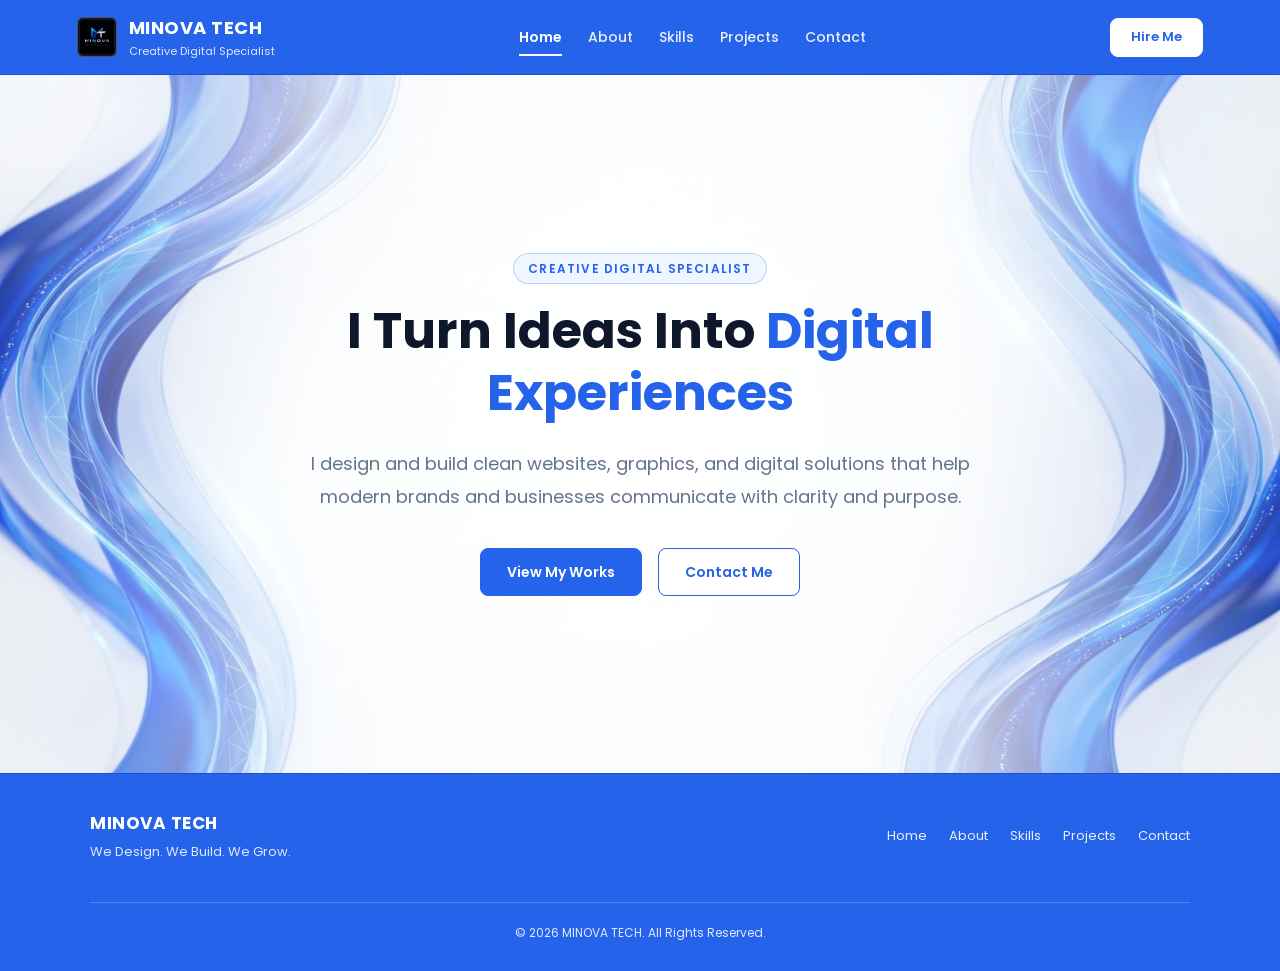
<file: My Portfolio Web/index.html>
<!DOCTYPE html>
<html lang="en">
<head>
    <meta charset="UTF-8">
    <meta name="viewport" content="width=device-width, initial-scale=1.0">
    <title>MINOVA TECH | Creative Digital Specialist</title>
    
    <!-- Google Fonts (Poppins) -->
    <link rel="preconnect" href="https://fonts.googleapis.com">
    <link rel="preconnect" href="https://fonts.gstatic.com" crossorigin>
    <link href="https://fonts.googleapis.com/css2?family=Poppins:wght@300;400;500;600;700&display=swap" rel="stylesheet">
    
    <!-- Main Stylesheet -->
    <link rel="stylesheet" href="style.css">
</head>
<body>

    <!-- ========================================================
         HEADER / NAVIGATION BAR
         ======================================================== -->
    <header class="header">
        
        <!-- LOGO & BRAND -->
        <a href="home.html" class="brand">
            <img src="images/logo.png" alt="MINOVA TECH Logo" class="brand-logo">
            <div class="brand-text">
                <span class="brand-name">MINOVA TECH</span>
                <span class="brand-title">Creative Digital Specialist</span>
            </div>
        </a> 

        <!-- NAVIGATION LINKS -->
        <nav class="navbar">
            <a href="home.html" class="nav-link active">Home</a>
            <a href="about.html" class="nav-link">About</a>
            <a href="skill.html" class="nav-link">Skills</a>
            <a href="portfolio.html" class="nav-link">Projects</a>
            <a href="contact.html" class="nav-link">Contact</a>
        </nav>

        <!-- HIRE ME BUTTON -->
        <a href="contact.html" class="btn btn-primary nav-btn">Hire Me</a>
    </header>

    <!-- ========================================================
         MAIN CONTENT: HERO SECTION (ELEGANT BLUE & WHITE BACKGROUND)
         ======================================================== -->
    <main>
        <section class="hero">
            <div class="hero-container">
                <span class="section-tag">Creative Digital Specialist</span>
                
                <h1 class="hero-title">
                    I Turn Ideas Into <span class="accent-text">Digital Experiences</span>
                </h1>
                
                <p class="hero-desc">
                    I design and build clean websites, graphics, and digital solutions that help modern brands and businesses communicate with clarity and purpose.
                </p>
                
                <div class="hero-buttons">
                    <a href="portfolio.html" class="btn btn-primary">View My Works</a>
                    <a href="contact.html" class="btn btn-secondary">Contact Me</a>
                </div>
            </div>
        </section>
    </main>

    <!-- ========================================================
         FOOTER
         ======================================================== -->
    <footer class="footer">
        <div class="footer-container">
            <div class="footer-brand">
                <span class="brand-name">MINOVA TECH</span>
                <p class="footer-tagline">We Design. We Build. We Grow.</p>
            </div>

            <nav class="footer-nav">
                <a href="home.html">Home</a>
                <a href="about.html">About</a>
                <a href="skill.html">Skills</a>
                <a href="portfolio.html">Projects</a>
                <a href="contact.html">Contact</a>
            </nav>

            <div class="footer-copy">
                &copy; 2026 MINOVA TECH. All Rights Reserved.
            </div>
        </div>
    </footer>

</body>
</html>
</file>
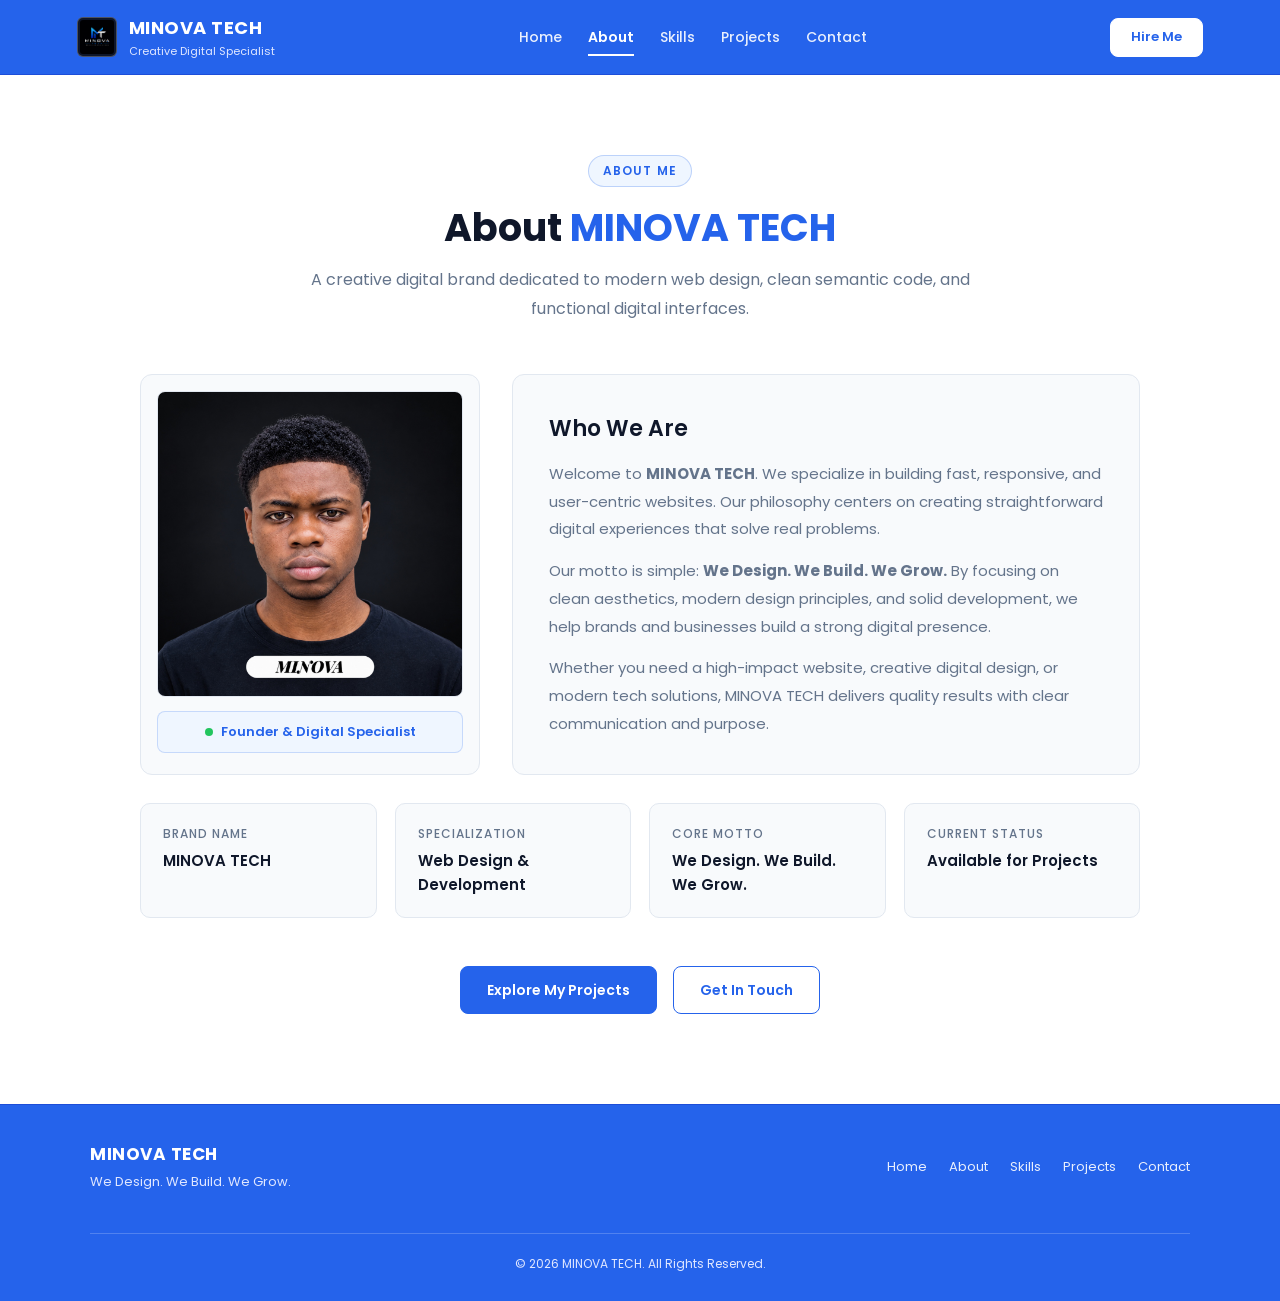
<file: My Portfolio Web/about.html>
<!DOCTYPE html>
<html lang="en">
<head>
    <meta charset="UTF-8">
    <meta name="viewport" content="width=device-width, initial-scale=1.0">
    <title>MINOVA TECH | About Me</title>
    
    <!-- Google Fonts (Poppins) -->
    <link rel="preconnect" href="https://fonts.googleapis.com">
    <link rel="preconnect" href="https://fonts.gstatic.com" crossorigin>
    <link href="https://fonts.googleapis.com/css2?family=Poppins:wght@300;400;500;600;700&display=swap" rel="stylesheet">
    
    <!-- Main Stylesheet (White & Blue Theme) -->
    <link rel="stylesheet" href="style.css">
</head>
<body>

    <!-- ========================================================
         HEADER / NAVIGATION BAR
         ======================================================== -->
    <header class="header">
        
        <!-- LOGO PLACEHOLDER: Paste your <img> tag here when ready -->
        <a href="home.html" class="brand">
            <img src="images/logo.png" alt="MINOVA TECH Logo" class="brand-logo">
            <div class="brand-text">
                <span class="brand-name">MINOVA TECH</span>
                <span class="brand-title">Creative Digital Specialist</span>
            </div>
        </a> 

        <!-- NAVIGATION LINKS -->
        <nav class="navbar">
            <a href="home.html" class="nav-link">Home</a>
            <a href="about.html" class="nav-link active">About</a>
            <a href="skill.html" class="nav-link">Skills</a>
            <a href="portfolio.html" class="nav-link">Projects</a>
            <a href="contact.html" class="nav-link">Contact</a>
        </nav>

        <!-- HIRE ME BUTTON -->
        <a href="contact.html" class="btn btn-primary nav-btn">Hire Me</a>
    </header>

    <!-- ========================================================
         MAIN CONTENT: ABOUT MINOVA TECH (SEPARATE PAGE)
         ======================================================== -->
    <main class="page-section">
        
        <!-- SECTION HEADER -->
        <div class="section-header">
            <span class="section-tag">About Me</span>
            <h1 class="section-title">
                About <span class="accent-text">MINOVA TECH</span>
            </h1>
            <p class="section-desc">
                A creative digital brand dedicated to modern web design, clean semantic code, and functional digital interfaces.
            </p>
        </div>

        <div class="about-content">
            
            <!-- ABOUT INTRO: LEFT (PROFILE IMAGE) & RIGHT (BRAND STORY) -->
            <div class="about-intro">
                
                <!-- LEFT COLUMN: FOUNDER / BRAND PROFILE IMAGE -->
                <div class="about-image-wrapper">
                    <div class="about-image-card">
                        <img src="images/about-minova.jpg" alt="MINOVA TECH Founder" class="about-image">
                        <div class="about-image-badge">
                            <span class="badge-dot"></span>
                            <span>Founder & Digital Specialist</span>
                        </div>
                    </div>
                </div>

                <!-- RIGHT COLUMN: WHO WE ARE STORY -->
                <div class="about-story-wrapper">
                    <div class="about-card">
                        <h3 class="about-card-title">Who We Are</h3>
                        <p class="about-card-text">
                            Welcome to <strong>MINOVA TECH</strong>. We specialize in building fast, responsive, and user-centric websites. Our philosophy centers on creating straightforward digital experiences that solve real problems.
                        </p>
                        <p class="about-card-text">
                            Our motto is simple: <strong>We Design. We Build. We Grow.</strong> By focusing on clean aesthetics, modern design principles, and solid development, we help brands and businesses build a strong digital presence.
                        </p>
                        <p class="about-card-text">
                            Whether you need a high-impact website, creative digital design, or modern tech solutions, MINOVA TECH delivers quality results with clear communication and purpose.
                        </p>
                    </div>
                </div>

            </div>

            <!-- INFO HIGHLIGHT GRID -->
            <div class="about-grid">
                <div class="info-card">
                    <span class="info-label">Brand Name</span>
                    <strong class="info-value">MINOVA TECH</strong>
                </div>

                <div class="info-card">
                    <span class="info-label">Specialization</span>
                    <strong class="info-value">Web Design & Development</strong>
                </div>

                <div class="info-card">
                    <span class="info-label">Core Motto</span>
                    <strong class="info-value">We Design. We Build. We Grow.</strong>
                </div>

                <div class="info-card">
                    <span class="info-label">Current Status</span>
                    <strong class="info-value accent-text">Available for Projects</strong>
                </div>
            </div>

            <!-- ACTION BUTTONS -->
            <div style="text-align: center; margin-top: 20px;">
                <a href="portfolio.html" class="btn btn-primary" style="margin-right: 12px;">Explore My Projects</a>
                <a href="contact.html" class="btn btn-secondary">Get In Touch</a>
            </div>

        </div>

    </main>

    <!-- ========================================================
         FOOTER
         ======================================================== -->
    <footer class="footer">
        <div class="footer-container">
            <div class="footer-brand">
                <span class="brand-name">MINOVA TECH</span>
                <p class="footer-tagline">We Design. We Build. We Grow.</p>
            </div>

            <nav class="footer-nav">
                <a href="home.html">Home</a>
                <a href="about.html">About</a>
                <a href="skill.html">Skills</a>
                <a href="portfolio.html">Projects</a>
                <a href="contact.html">Contact</a>
            </nav>

            <div class="footer-copy">
                &copy; 2026 MINOVA TECH. All Rights Reserved.
            </div>
        </div>
    </footer>

</body>
</html>
</file>
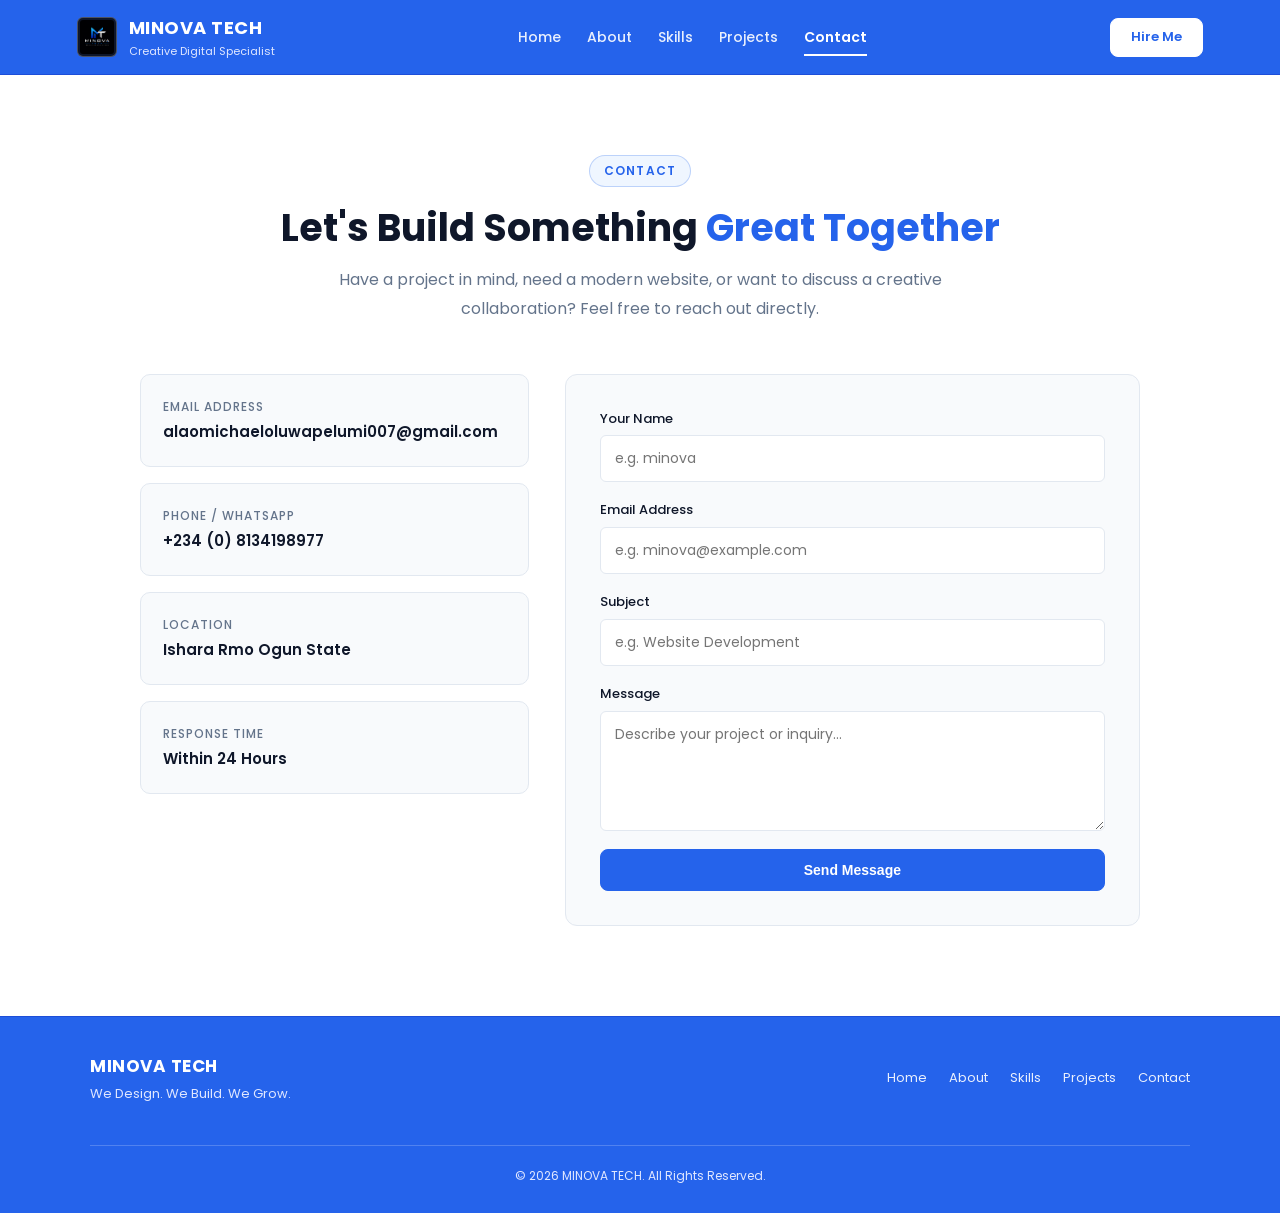
<file: My Portfolio Web/contact.html>
<!DOCTYPE html>
<html lang="en">
<head>
    <meta charset="UTF-8">
    <meta name="viewport" content="width=device-width, initial-scale=1.0">
    <title>MINOVA TECH | Contact Me</title>
    
    <!-- Google Fonts (Poppins) -->
    <link rel="preconnect" href="https://fonts.googleapis.com">
    <link rel="preconnect" href="https://fonts.gstatic.com" crossorigin>
    <link href="https://fonts.googleapis.com/css2?family=Poppins:wght@300;400;500;600;700&display=swap" rel="stylesheet">
    
    <!-- Main Stylesheet (White & Blue Theme) -->
    <link rel="stylesheet" href="style.css">
</head>
<body>

    <!-- ========================================================
         HEADER / NAVIGATION BAR
         ======================================================== -->
    <header class="header">
        
        <!-- LOGO PLACEHOLDER: Paste your <img> tag here when ready -->
        <a href="home.html" class="brand">
            <img src="images/logo.png" alt="MINOVA TECH Logo" class="brand-logo">
            <div class="brand-text">
                <span class="brand-name">MINOVA TECH</span>
                <span class="brand-title">Creative Digital Specialist</span>
            </div>
        </a> 

        <!-- NAVIGATION LINKS -->
        <nav class="navbar">
            <a href="home.html" class="nav-link">Home</a>
            <a href="about.html" class="nav-link">About</a>
            <a href="skill.html" class="nav-link">Skills</a>
            <a href="portfolio.html" class="nav-link">Projects</a>
            <a href="contact.html" class="nav-link active">Contact</a>
        </nav>

        <!-- HIRE ME BUTTON -->
        <a href="contact.html" class="btn btn-primary nav-btn">Hire Me</a>
    </header>

    <!-- ========================================================
         MAIN CONTENT: CONTACT SECTION (SEPARATE PAGE)
         ======================================================== -->
    <main class="page-section">
        
        <!-- SECTION HEADER -->
        <div class="section-header">
            <span class="section-tag">Contact</span>
            <h1 class="section-title">
                Let's Build Something <span class="accent-text">Great Together</span>
            </h1>
            <p class="section-desc">
                Have a project in mind, need a modern website, or want to discuss a creative collaboration? Feel free to reach out directly.
            </p>
        </div>

        <!-- CONTACT CONTAINER (TWO COLUMNS) -->
        <div class="contact-layout">
            
            <!-- LEFT COLUMN: CONTACT DETAILS & CONNECT -->
            <div class="contact-info-list">
                
                <div class="contact-item">
                    <span class="contact-item-label">Email Address</span>
                    <p class="contact-item-value">alaomichaeloluwapelumi007@gmail.com</p>
                </div>

                <div class="contact-item">
                    <span class="contact-item-label">Phone / WhatsApp</span>
                    <p class="contact-item-value">+234 (0) 8134198977</p>
                </div>

                <div class="contact-item">
                    <span class="contact-item-label">Location</span>
                    <p class="contact-item-value">Ishara Rmo Ogun State</p>
                </div>

                <div class="contact-item">
                    <span class="contact-item-label">Response Time</span>
                    <p class="contact-item-value">Within 24 Hours</p>
                </div>

            </div>

            <!-- RIGHT COLUMN: CONTACT FORM (CLEAN, NO SHADOWS) -->
            <div class="contact-form-card">
                <form class="contact-form" action="#" method="POST">
                    
                    <div class="form-group">
                        <label for="name" class="form-label">Your Name</label>
                        <input type="text" id="name" name="name" class="form-control" placeholder="e.g. minova" required>
                    </div>

                    <div class="form-group">
                        <label for="email" class="form-label">Email Address</label>
                        <input type="email" id="email" name="email" class="form-control" placeholder="e.g. minova@example.com" required>
                    </div>

                    <div class="form-group">
                        <label for="subject" class="form-label">Subject</label>
                        <input type="text" id="subject" name="subject" class="form-control" placeholder="e.g. Website Development" required>
                    </div>

                    <div class="form-group">
                        <label for="message" class="form-label">Message</label>
                        <textarea id="message" name="message" class="form-control form-textarea" placeholder="Describe your project or inquiry..." required></textarea>
                    </div>

                    <button type="submit" class="btn btn-primary btn-block">Send Message</button>
                    
                </form>
            </div>

        </div>

    </main>

    <!-- ========================================================
         FOOTER
         ======================================================== -->
    <footer class="footer">
        <div class="footer-container">
            <div class="footer-brand">
                <span class="brand-name">MINOVA TECH</span>
                <p class="footer-tagline">We Design. We Build. We Grow.</p>
            </div>

            <nav class="footer-nav">
                <a href="home.html">Home</a>
                <a href="about.html">About</a>
                <a href="skill.html">Skills</a>
                <a href="portfolio.html">Projects</a>
                <a href="contact.html">Contact</a>
            </nav>

            <div class="footer-copy">
                &copy; 2026 MINOVA TECH. All Rights Reserved.
            </div>
        </div>
    </footer>

</body>
</html>
</file>
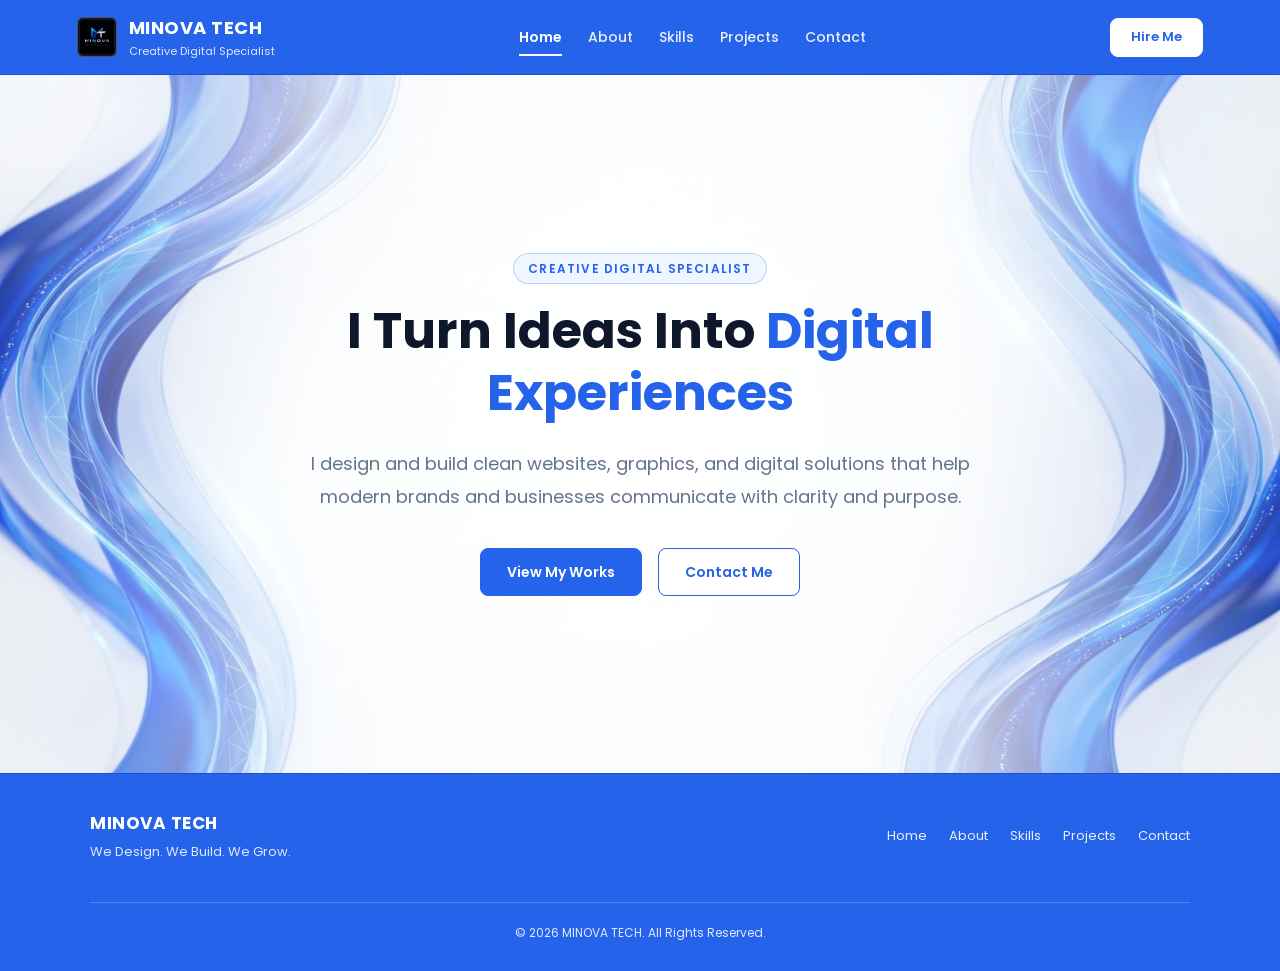
<file: My Portfolio Web/home.html>
<!DOCTYPE html>
<html lang="en">
<head>
    <meta charset="UTF-8">
    <meta name="viewport" content="width=device-width, initial-scale=1.0">
    <title>MINOVA TECH | Creative Digital Specialist</title>
    
    <!-- Google Fonts (Poppins) -->
    <link rel="preconnect" href="https://fonts.googleapis.com">
    <link rel="preconnect" href="https://fonts.gstatic.com" crossorigin>
    <link href="https://fonts.googleapis.com/css2?family=Poppins:wght@300;400;500;600;700&display=swap" rel="stylesheet">
    
    <!-- Main Stylesheet -->
    <link rel="stylesheet" href="style.css">
</head>
<body>

    <!-- ========================================================
         HEADER / NAVIGATION BAR
         ======================================================== -->
    <header class="header">
        
        <!-- LOGO & BRAND -->
        <a href="home.html" class="brand">
            <img src="images/logo.png" alt="MINOVA TECH Logo" class="brand-logo">
            <div class="brand-text">
                <span class="brand-name">MINOVA TECH</span>
                <span class="brand-title">Creative Digital Specialist</span>
            </div>
        </a> 

        <!-- NAVIGATION LINKS -->
        <nav class="navbar">
            <a href="home.html" class="nav-link active">Home</a>
            <a href="about.html" class="nav-link">About</a>
            <a href="skill.html" class="nav-link">Skills</a>
            <a href="portfolio.html" class="nav-link">Projects</a>
            <a href="contact.html" class="nav-link">Contact</a>
        </nav>

        <!-- HIRE ME BUTTON -->
        <a href="contact.html" class="btn btn-primary nav-btn">Hire Me</a>
    </header>

    <!-- ========================================================
         MAIN CONTENT: HERO SECTION (ELEGANT BLUE & WHITE BACKGROUND)
         ======================================================== -->
    <main>
        <section class="hero">
            <div class="hero-container">
                <span class="section-tag">Creative Digital Specialist</span>
                
                <h1 class="hero-title">
                    I Turn Ideas Into <span class="accent-text">Digital Experiences</span>
                </h1>
                
                <p class="hero-desc">
                    I design and build clean websites, graphics, and digital solutions that help modern brands and businesses communicate with clarity and purpose.
                </p>
                
                <div class="hero-buttons">
                    <a href="portfolio.html" class="btn btn-primary">View My Works</a>
                    <a href="contact.html" class="btn btn-secondary">Contact Me</a>
                </div>
            </div>
        </section>
    </main>

    <!-- ========================================================
         FOOTER
         ======================================================== -->
    <footer class="footer">
        <div class="footer-container">
            <div class="footer-brand">
                <span class="brand-name">MINOVA TECH</span>
                <p class="footer-tagline">We Design. We Build. We Grow.</p>
            </div>

            <nav class="footer-nav">
                <a href="home.html">Home</a>
                <a href="about.html">About</a>
                <a href="skill.html">Skills</a>
                <a href="portfolio.html">Projects</a>
                <a href="contact.html">Contact</a>
            </nav>

            <div class="footer-copy">
                &copy; 2026 MINOVA TECH. All Rights Reserved.
            </div>
        </div>
    </footer>

</body>
</html>
</file>
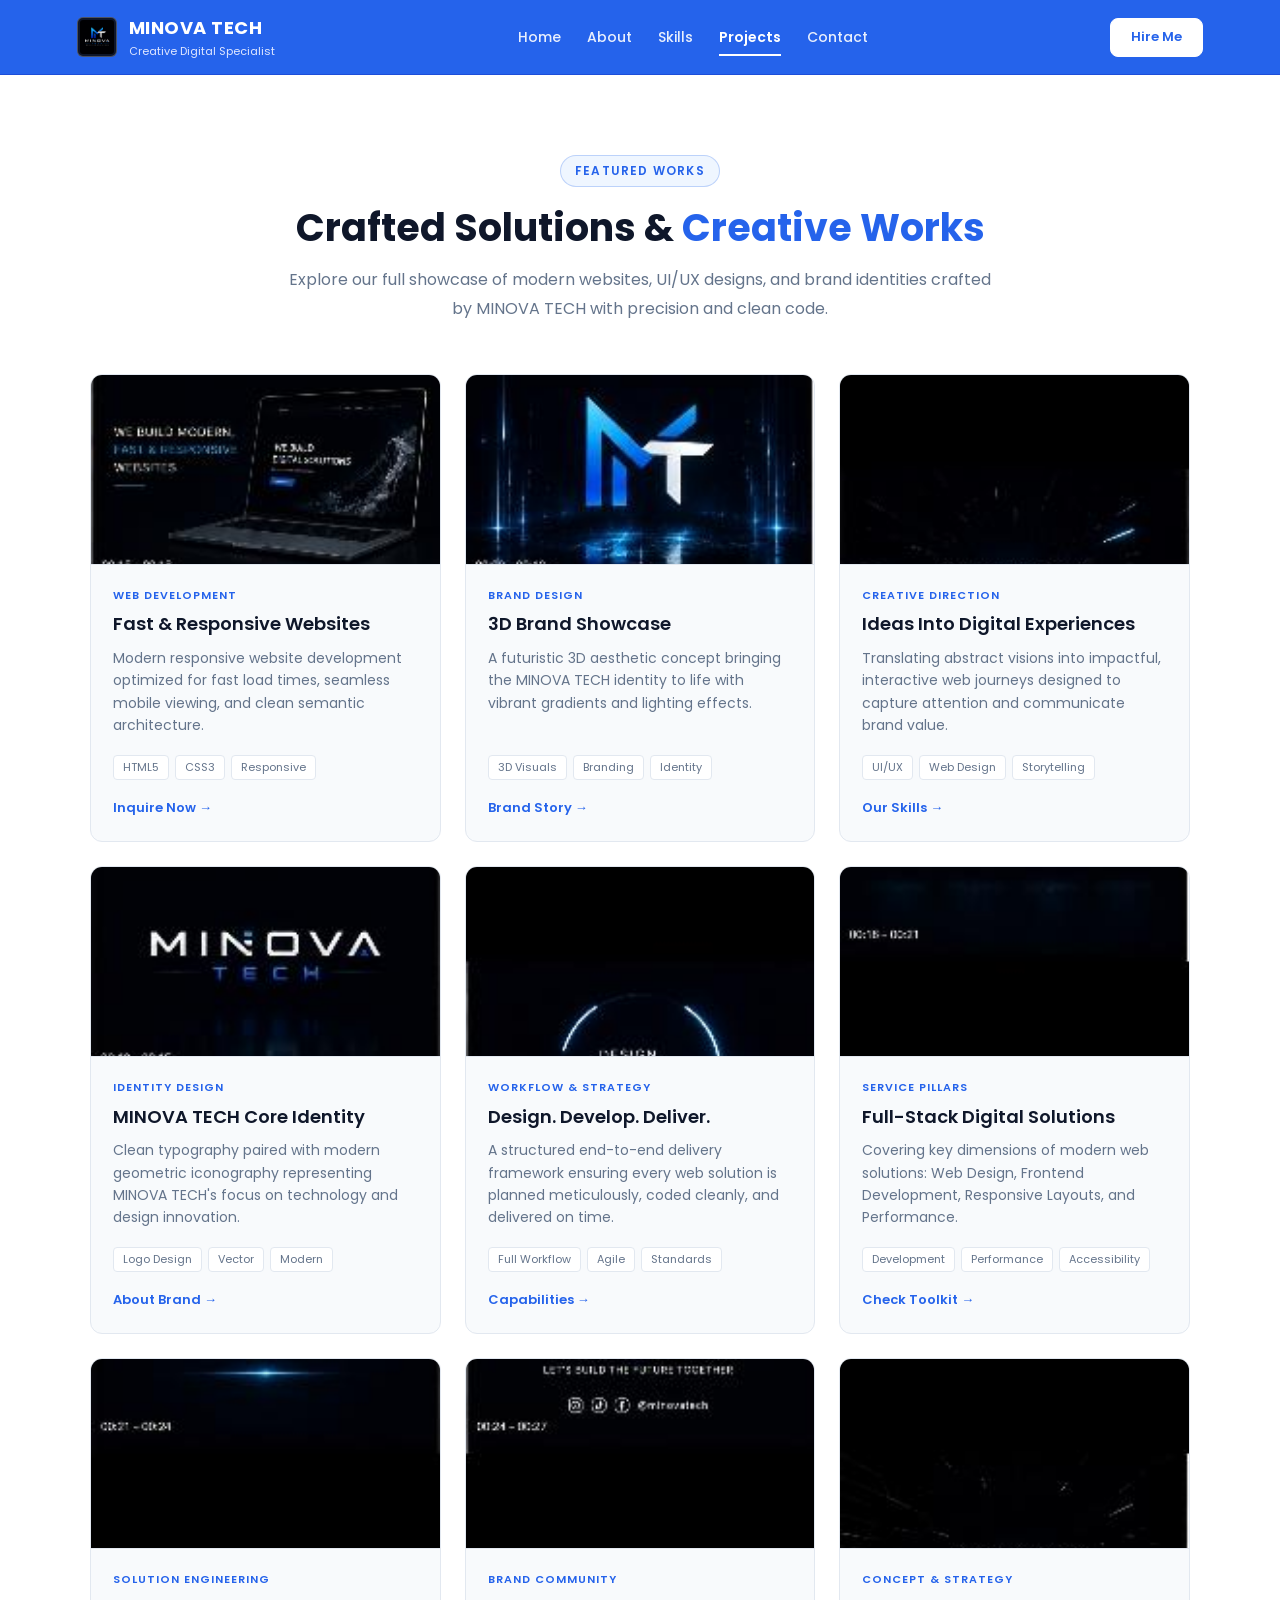
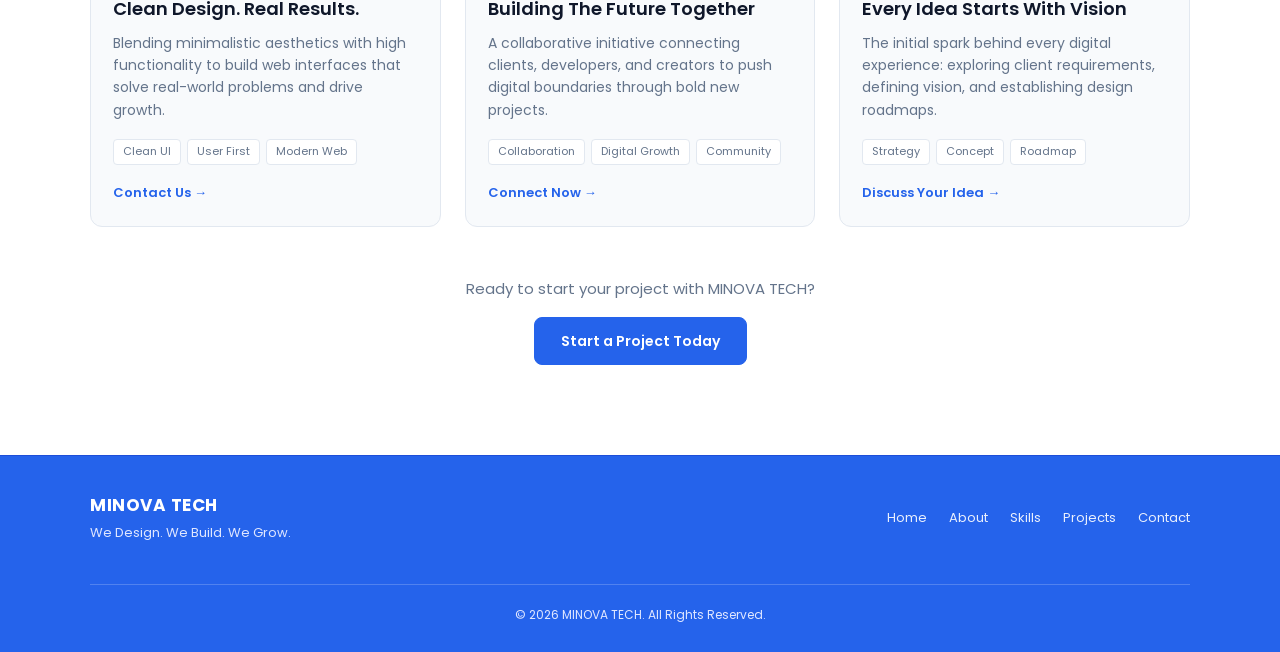
<file: My Portfolio Web/portfolio.html>
<!DOCTYPE html>
<html lang="en">
<head>
    <meta charset="UTF-8">
    <meta name="viewport" content="width=device-width, initial-scale=1.0">
    <title>MINOVA TECH | Projects & Works</title>
    
    <!-- Google Fonts (Poppins) -->
    <link rel="preconnect" href="https://fonts.googleapis.com">
    <link rel="preconnect" href="https://fonts.gstatic.com" crossorigin>
    <link href="https://fonts.googleapis.com/css2?family=Poppins:wght@300;400;500;600;700&display=swap" rel="stylesheet">
    
    <!-- Main Stylesheet (White & Blue Theme) -->
    <link rel="stylesheet" href="style.css">
</head>
<body>

    <!-- ========================================================
         HEADER / NAVIGATION BAR
         ======================================================== -->
    <header class="header">
        
        <!-- LOGO PLACEHOLDER: Paste your <img> tag here when ready -->
        <a href="home.html" class="brand">
            <img src="images/logo.png" alt="MINOVA TECH Logo" class="brand-logo">
            <div class="brand-text">
                <span class="brand-name">MINOVA TECH</span>
                <span class="brand-title">Creative Digital Specialist</span>
            </div>
        </a> 

        <!-- NAVIGATION LINKS -->
        <nav class="navbar">
            <a href="home.html" class="nav-link">Home</a>
            <a href="about.html" class="nav-link">About</a>
            <a href="skill.html" class="nav-link">Skills</a>
            <a href="portfolio.html" class="nav-link active">Projects</a>
            <a href="contact.html" class="nav-link">Contact</a>
        </nav>

        <!-- HIRE ME BUTTON -->
        <a href="contact.html" class="btn btn-primary nav-btn">Hire Me</a>
    </header>

    <!-- ========================================================
         MAIN CONTENT: PROJECTS / PORTFOLIO (SEPARATE PAGE)
         ======================================================== -->
    <main class="page-section">
        
        <!-- SECTION HEADER -->
        <div class="section-header">
            <span class="section-tag">Featured Works</span>
            <h1 class="section-title">
                Crafted Solutions & <span class="accent-text">Creative Works</span>
            </h1>
            <p class="section-desc">
                Explore our full showcase of modern websites, UI/UX designs, and brand identities crafted by MINOVA TECH with precision and clean code.
            </p>
        </div>

        <!-- PORTFOLIO GRID: SHOWCASING ALL PROJECT IMAGES -->
        <div class="portfolio-grid">
            
            <!-- PROJECT 1: RESPONSIVE WEBSITES -->
            <div class="project-card">
                <div class="project-preview">
                    <img src="images/panel-6.jpg" alt="Responsive Websites Mockup" class="project-img">
                </div>
                <div class="project-body">
                    <span class="project-category">Web Development</span>
                    <h3 class="project-title">Fast & Responsive Websites</h3>
                    <p class="project-desc">
                        Modern responsive website development optimized for fast load times, seamless mobile viewing, and clean semantic architecture.
                    </p>
                    <div class="project-tags">
                        <span class="project-tag">HTML5</span>
                        <span class="project-tag">CSS3</span>
                        <span class="project-tag">Responsive</span>
                    </div>
                    <div class="project-actions">
                        <a href="contact.html" class="project-link">Inquire Now &rarr;</a>
                    </div>
                </div>
            </div>

            <!-- PROJECT 2: 3D BRAND IDENTITY -->
            <div class="project-card">
                <div class="project-preview">
                    <img src="images/panel-4.jpg" alt="Glowing MT 3D Logo" class="project-img">
                </div>
                <div class="project-body">
                    <span class="project-category">Brand Design</span>
                    <h3 class="project-title">3D Brand Showcase</h3>
                    <p class="project-desc">
                        A futuristic 3D aesthetic concept bringing the MINOVA TECH identity to life with vibrant gradients and lighting effects.
                    </p>
                    <div class="project-tags">
                        <span class="project-tag">3D Visuals</span>
                        <span class="project-tag">Branding</span>
                        <span class="project-tag">Identity</span>
                    </div>
                    <div class="project-actions">
                        <a href="about.html" class="project-link">Brand Story &rarr;</a>
                    </div>
                </div>
            </div>

            <!-- PROJECT 3: DIGITAL EXPERIENCES -->
            <div class="project-card">
                <div class="project-preview">
                    <img src="images/panel-2.jpg" alt="Digital Experiences Starfield" class="project-img">
                </div>
                <div class="project-body">
                    <span class="project-category">Creative Direction</span>
                    <h3 class="project-title">Ideas Into Digital Experiences</h3>
                    <p class="project-desc">
                        Translating abstract visions into impactful, interactive web journeys designed to capture attention and communicate brand value.
                    </p>
                    <div class="project-tags">
                        <span class="project-tag">UI/UX</span>
                        <span class="project-tag">Web Design</span>
                        <span class="project-tag">Storytelling</span>
                    </div>
                    <div class="project-actions">
                        <a href="skill.html" class="project-link">Our Skills &rarr;</a>
                    </div>
                </div>
            </div>

            <!-- PROJECT 4: OFFICIAL MINOVA TECH LOGO SUITE -->
            <div class="project-card">
                <div class="project-preview">
                    <img src="images/panel-5.jpg" alt="MINOVA TECH Logo" class="project-img">
                </div>
                <div class="project-body">
                    <span class="project-category">Identity Design</span>
                    <h3 class="project-title">MINOVA TECH Core Identity</h3>
                    <p class="project-desc">
                        Clean typography paired with modern geometric iconography representing MINOVA TECH's focus on technology and design innovation.
                    </p>
                    <div class="project-tags">
                        <span class="project-tag">Logo Design</span>
                        <span class="project-tag">Vector</span>
                        <span class="project-tag">Modern</span>
                    </div>
                    <div class="project-actions">
                        <a href="about.html" class="project-link">About Brand &rarr;</a>
                    </div>
                </div>
            </div>

            <!-- PROJECT 5: DESIGN, DEVELOP, DELIVER -->
            <div class="project-card">
                <div class="project-preview">
                    <img src="images/panel-3.jpg" alt="Design Develop Deliver" class="project-img">
                </div>
                <div class="project-body">
                    <span class="project-category">Workflow & Strategy</span>
                    <h3 class="project-title">Design. Develop. Deliver.</h3>
                    <p class="project-desc">
                        A structured end-to-end delivery framework ensuring every web solution is planned meticulously, coded cleanly, and delivered on time.
                    </p>
                    <div class="project-tags">
                        <span class="project-tag">Full Workflow</span>
                        <span class="project-tag">Agile</span>
                        <span class="project-tag">Standards</span>
                    </div>
                    <div class="project-actions">
                        <a href="skill.html" class="project-link">Capabilities &rarr;</a>
                    </div>
                </div>
            </div>

            <!-- PROJECT 6: DIGITAL PERFORMANCE & SERVICES -->
            <div class="project-card">
                <div class="project-preview">
                    <img src="images/panel-7.jpg" alt="Web Design Services" class="project-img">
                </div>
                <div class="project-body">
                    <span class="project-category">Service Pillars</span>
                    <h3 class="project-title">Full-Stack Digital Solutions</h3>
                    <p class="project-desc">
                        Covering key dimensions of modern web solutions: Web Design, Frontend Development, Responsive Layouts, and Performance.
                    </p>
                    <div class="project-tags">
                        <span class="project-tag">Development</span>
                        <span class="project-tag">Performance</span>
                        <span class="project-tag">Accessibility</span>
                    </div>
                    <div class="project-actions">
                        <a href="skill.html" class="project-link">Check Toolkit &rarr;</a>
                    </div>
                </div>
            </div>

            <!-- PROJECT 7: CLEAN DESIGN & POWERFUL SOLUTIONS -->
            <div class="project-card">
                <div class="project-preview">
                    <img src="images/panel-8.jpg" alt="Clean Design Powerful Solutions" class="project-img">
                </div>
                <div class="project-body">
                    <span class="project-category">Solution Engineering</span>
                    <h3 class="project-title">Clean Design. Real Results.</h3>
                    <p class="project-desc">
                        Blending minimalistic aesthetics with high functionality to build web interfaces that solve real-world problems and drive growth.
                    </p>
                    <div class="project-tags">
                        <span class="project-tag">Clean UI</span>
                        <span class="project-tag">User First</span>
                        <span class="project-tag">Modern Web</span>
                    </div>
                    <div class="project-actions">
                        <a href="contact.html" class="project-link">Contact Us &rarr;</a>
                    </div>
                </div>
            </div>

            <!-- PROJECT 8: FUTURE TOGETHER -->
            <div class="project-card">
                <div class="project-preview">
                    <img src="images/panel-9.jpg" alt="Building The Future Together" class="project-img">
                </div>
                <div class="project-body">
                    <span class="project-category">Brand Community</span>
                    <h3 class="project-title">Building The Future Together</h3>
                    <p class="project-desc">
                        A collaborative initiative connecting clients, developers, and creators to push digital boundaries through bold new projects.
                    </p>
                    <div class="project-tags">
                        <span class="project-tag">Collaboration</span>
                        <span class="project-tag">Digital Growth</span>
                        <span class="project-tag">Community</span>
                    </div>
                    <div class="project-actions">
                        <a href="contact.html" class="project-link">Connect Now &rarr;</a>
                    </div>
                </div>
            </div>

            <!-- PROJECT 9: VISION & STRATEGY -->
            <div class="project-card">
                <div class="project-preview">
                    <img src="images/panel-1.jpg" alt="Every Idea Starts With Vision" class="project-img">
                </div>
                <div class="project-body">
                    <span class="project-category">Concept & Strategy</span>
                    <h3 class="project-title">Every Idea Starts With Vision</h3>
                    <p class="project-desc">
                        The initial spark behind every digital experience: exploring client requirements, defining vision, and establishing design roadmaps.
                    </p>
                    <div class="project-tags">
                        <span class="project-tag">Strategy</span>
                        <span class="project-tag">Concept</span>
                        <span class="project-tag">Roadmap</span>
                    </div>
                    <div class="project-actions">
                        <a href="contact.html" class="project-link">Discuss Your Idea &rarr;</a>
                    </div>
                </div>
            </div>

        </div>

        <!-- BOTTOM CALL TO ACTION -->
        <div style="text-align: center; margin-top: 50px;">
            <p style="color: var(--text-muted); margin-bottom: 16px; font-size: 15px;">Ready to start your project with MINOVA TECH?</p>
            <a href="contact.html" class="btn btn-primary">Start a Project Today</a>
        </div>

    </main>

    <!-- ========================================================
         FOOTER
         ======================================================== -->
    <footer class="footer">
        <div class="footer-container">
            <div class="footer-brand">
                <span class="brand-name">MINOVA TECH</span>
                <p class="footer-tagline">We Design. We Build. We Grow.</p>
            </div>

            <nav class="footer-nav">
                <a href="home.html">Home</a>
                <a href="about.html">About</a>
                <a href="skill.html">Skills</a>
                <a href="portfolio.html">Projects</a>
                <a href="contact.html">Contact</a>
            </nav>

            <div class="footer-copy">
                &copy; 2026 MINOVA TECH. All Rights Reserved.
            </div>
        </div>
    </footer>

</body>
</html>
</file>
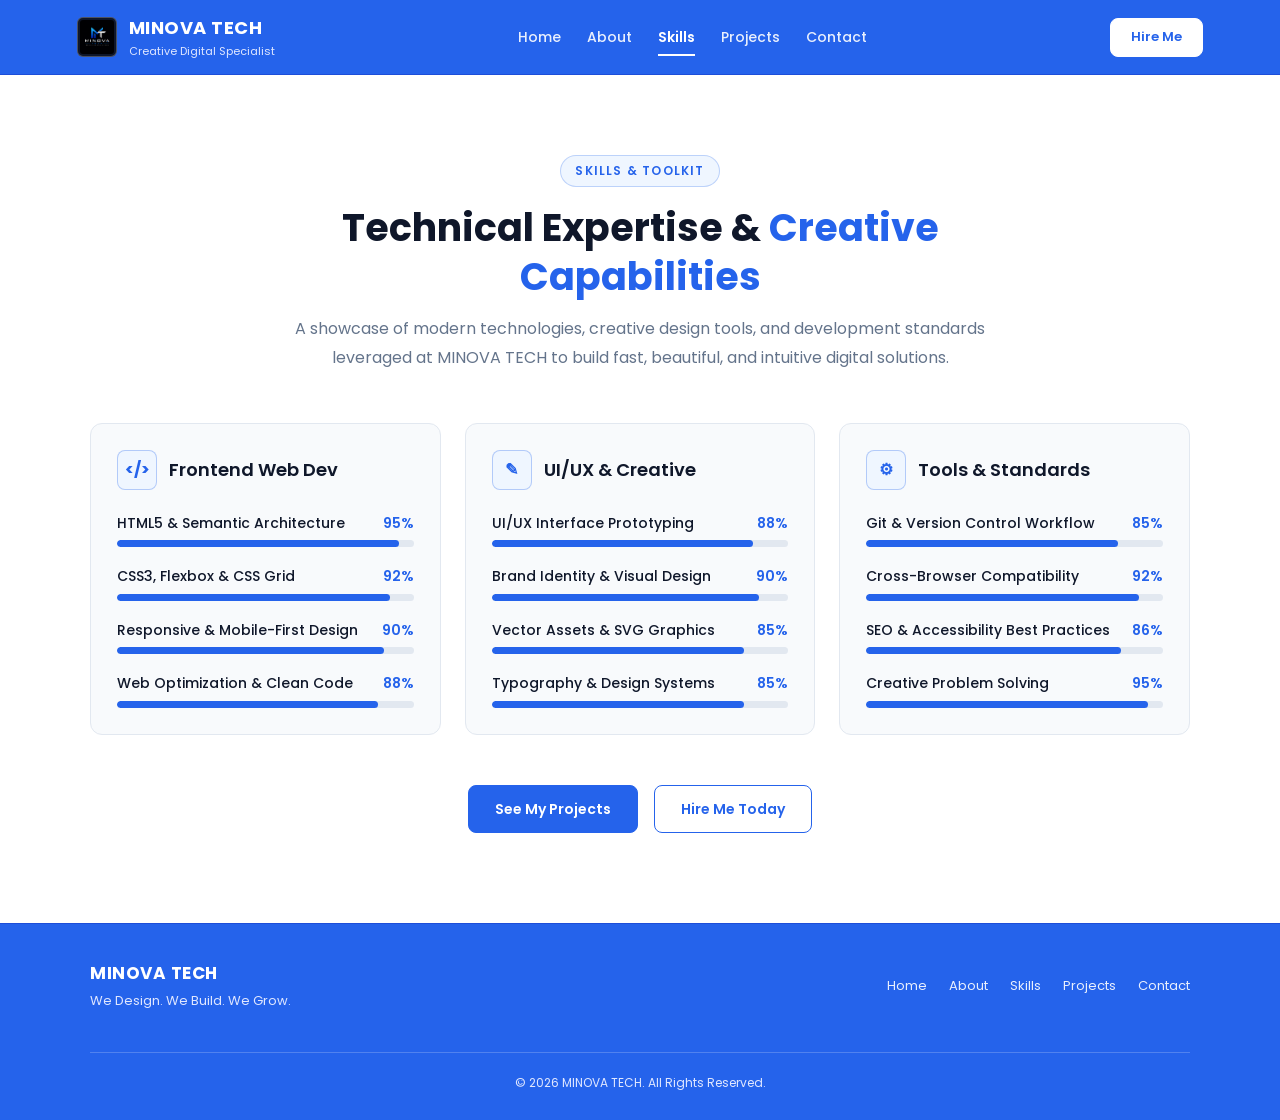
<file: My Portfolio Web/skill.html>
<!DOCTYPE html>
<html lang="en">
<head>
    <meta charset="UTF-8">
    <meta name="viewport" content="width=device-width, initial-scale=1.0">
    <title>MINOVA TECH | Skills & Expertise</title>
    
    <!-- Google Fonts (Poppins) -->
    <link rel="preconnect" href="https://fonts.googleapis.com">
    <link rel="preconnect" href="https://fonts.gstatic.com" crossorigin>
    <link href="https://fonts.googleapis.com/css2?family=Poppins:wght@300;400;500;600;700&display=swap" rel="stylesheet">
    
    <!-- Main Stylesheet (White & Blue Theme) -->
    <link rel="stylesheet" href="style.css">
</head>
<body>

    <!-- ========================================================
         HEADER / NAVIGATION BAR
         ======================================================== -->
    <header class="header">
        
        <!-- LOGO PLACEHOLDER: Paste your <img> tag here when ready -->
        <a href="home.html" class="brand">
            <img src="images/logo.png" alt="MINOVA TECH Logo" class="brand-logo">
            <div class="brand-text">
                <span class="brand-name">MINOVA TECH</span>
                <span class="brand-title">Creative Digital Specialist</span>
            </div>
        </a> 

        <!-- NAVIGATION LINKS -->
        <nav class="navbar">
            <a href="home.html" class="nav-link">Home</a>
            <a href="about.html" class="nav-link">About</a>
            <a href="skill.html" class="nav-link active">Skills</a>
            <a href="portfolio.html" class="nav-link">Projects</a>
            <a href="contact.html" class="nav-link">Contact</a>
        </nav>

        <!-- HIRE ME BUTTON -->
        <a href="contact.html" class="btn btn-primary nav-btn">Hire Me</a>
    </header>

    <!-- ========================================================
         MAIN CONTENT: SKILLS & EXPERTISE (SEPARATE PAGE)
         ======================================================== -->
    <main class="page-section">
        
        <!-- SECTION HEADER -->
        <div class="section-header">
            <span class="section-tag">Skills & Toolkit</span>
            <h1 class="section-title">
                Technical Expertise & <span class="accent-text">Creative Capabilities</span>
            </h1>
            <p class="section-desc">
                A showcase of modern technologies, creative design tools, and development standards leveraged at MINOVA TECH to build fast, beautiful, and intuitive digital solutions.
            </p>
        </div>

        <!-- SKILLS CARDS GRID -->
        <div class="skills-grid">
            
            <!-- SKILL CARD 1: FRONTEND DEVELOPMENT -->
            <div class="skill-card">
                <div class="skill-card-header">
                    <div class="skill-card-icon">&lt;/&gt;</div>
                    <h3 class="skill-card-title">Frontend Web Dev</h3>
                </div>
                <div class="skill-list">
                    
                    <div class="skill-item">
                        <div class="skill-info">
                            <span>HTML5 & Semantic Architecture</span>
                            <span class="skill-percentage">95%</span>
                        </div>
                        <div class="progress-bar-bg">
                            <div class="progress-bar-fill" style="width: 95%;"></div>
                        </div>
                    </div>

                    <div class="skill-item">
                        <div class="skill-info">
                            <span>CSS3, Flexbox & CSS Grid</span>
                            <span class="skill-percentage">92%</span>
                        </div>
                        <div class="progress-bar-bg">
                            <div class="progress-bar-fill" style="width: 92%;"></div>
                        </div>
                    </div>

                    <div class="skill-item">
                        <div class="skill-info">
                            <span>Responsive & Mobile-First Design</span>
                            <span class="skill-percentage">90%</span>
                        </div>
                        <div class="progress-bar-bg">
                            <div class="progress-bar-fill" style="width: 90%;"></div>
                        </div>
                    </div>

                    <div class="skill-item">
                        <div class="skill-info">
                            <span>Web Optimization & Clean Code</span>
                            <span class="skill-percentage">88%</span>
                        </div>
                        <div class="progress-bar-bg">
                            <div class="progress-bar-fill" style="width: 88%;"></div>
                        </div>
                    </div>

                </div>
            </div>

            <!-- SKILL CARD 2: UI/UX & CREATIVE DESIGN -->
            <div class="skill-card">
                <div class="skill-card-header">
                    <div class="skill-card-icon">&#9998;</div>
                    <h3 class="skill-card-title">UI/UX & Creative</h3>
                </div>
                <div class="skill-list">
                    
                    <div class="skill-item">
                        <div class="skill-info">
                            <span>UI/UX Interface Prototyping</span>
                            <span class="skill-percentage">88%</span>
                        </div>
                        <div class="progress-bar-bg">
                            <div class="progress-bar-fill" style="width: 88%;"></div>
                        </div>
                    </div>

                    <div class="skill-item">
                        <div class="skill-info">
                            <span>Brand Identity & Visual Design</span>
                            <span class="skill-percentage">90%</span>
                        </div>
                        <div class="progress-bar-bg">
                            <div class="progress-bar-fill" style="width: 90%;"></div>
                        </div>
                    </div>

                    <div class="skill-item">
                        <div class="skill-info">
                            <span>Vector Assets & SVG Graphics</span>
                            <span class="skill-percentage">85%</span>
                        </div>
                        <div class="progress-bar-bg">
                            <div class="progress-bar-fill" style="width: 85%;"></div>
                        </div>
                    </div>

                    <div class="skill-item">
                        <div class="skill-info">
                            <span>Typography & Design Systems</span>
                            <span class="skill-percentage">85%</span>
                        </div>
                        <div class="progress-bar-bg">
                            <div class="progress-bar-fill" style="width: 85%;"></div>
                        </div>
                    </div>

                </div>
            </div>

            <!-- SKILL CARD 3: WORKFLOW & DIGITAL SOLUTIONS -->
            <div class="skill-card">
                <div class="skill-card-header">
                    <div class="skill-card-icon">&#9881;</div>
                    <h3 class="skill-card-title">Tools & Standards</h3>
                </div>
                <div class="skill-list">
                    
                    <div class="skill-item">
                        <div class="skill-info">
                            <span>Git & Version Control Workflow</span>
                            <span class="skill-percentage">85%</span>
                        </div>
                        <div class="progress-bar-bg">
                            <div class="progress-bar-fill" style="width: 85%;"></div>
                        </div>
                    </div>

                    <div class="skill-item">
                        <div class="skill-info">
                            <span>Cross-Browser Compatibility</span>
                            <span class="skill-percentage">92%</span>
                        </div>
                        <div class="progress-bar-bg">
                            <div class="progress-bar-fill" style="width: 92%;"></div>
                        </div>
                    </div>

                    <div class="skill-item">
                        <div class="skill-info">
                            <span>SEO & Accessibility Best Practices</span>
                            <span class="skill-percentage">86%</span>
                        </div>
                        <div class="progress-bar-bg">
                            <div class="progress-bar-fill" style="width: 86%;"></div>
                        </div>
                    </div>

                    <div class="skill-item">
                        <div class="skill-info">
                            <span>Creative Problem Solving</span>
                            <span class="skill-percentage">95%</span>
                        </div>
                        <div class="progress-bar-bg">
                            <div class="progress-bar-fill" style="width: 95%;"></div>
                        </div>
                    </div>

                </div>
            </div>

        </div>

        <!-- BOTTOM CALL TO ACTION BUTTONS -->
        <div style="text-align: center; margin-top: 50px;">
            <a href="portfolio.html" class="btn btn-primary" style="margin-right: 12px;">See My Projects</a>
            <a href="contact.html" class="btn btn-secondary">Hire Me Today</a>
        </div>

    </main>

    <!-- ========================================================
         FOOTER
         ======================================================== -->
    <footer class="footer">
        <div class="footer-container">
            <div class="footer-brand">
                <span class="brand-name">MINOVA TECH</span>
                <p class="footer-tagline">We Design. We Build. We Grow.</p>
            </div>

            <nav class="footer-nav">
                <a href="home.html">Home</a>
                <a href="about.html">About</a>
                <a href="skill.html">Skills</a>
                <a href="portfolio.html">Projects</a>
                <a href="contact.html">Contact</a>
            </nav>

            <div class="footer-copy">
                &copy; 2026 MINOVA TECH. All Rights Reserved.
            </div>
        </div>
    </footer>

</body>
</html>
</file>
<file: My Portfolio Web/style.css>
/* ========================================================
   MINOVA TECH - GLOBAL STYLESHEET
   Palette: Fresh Clean Light Trio
   The 60-30-10 Rule:
     - 60% Pure White (#ffffff) - Clean canvas & clarity
     - 30% Deep Slate (#0f172a) - Bold, readable structure & text
     - 10% Royal Blue (#2563eb) - Vibrant accent, CTAs & highlights
   Design: Modern Minimalist, High Contrast, Zero Shadows
   ======================================================== */

/* CSS Variables for 3-Color Mix */
:root {
    --bg-color: #ffffff;         /* 60% Dominant: Pure Crisp White */
    --bg-surface: #f8fafc;       /* 30% Structure: Soft Surface for Cards */
    --bg-surface-hover: #f1f5f9; /* Surface Hover */
    --text-main: #0f172a;        /* 30% Structure: Deep Slate for Headings & Text */
    --text-muted: #64748b;       /* Muted Slate for Descriptions */
    --accent: #2563eb;           /* 10% Accent: Vibrant Royal Blue */
    --accent-hover: #1d4ed8;     /* Darker Royal Blue on Hover */
    --accent-light: #eff6ff;     /* Subtle Blue Tint for Tags & Badges */
    --border: #e2e8f0;           /* Clean 1px Border */
    --border-accent: #2563eb;    /* Active Indicator Border */
    --font-sans: 'Poppins', -apple-system, BlinkMacSystemFont, 'Segoe UI', Roboto, sans-serif;
}

/* Base Reset */
* {
    margin: 0;
    padding: 0;
    box-sizing: border-box;
}

html {
    scroll-behavior: smooth;
}

body {
    background-color: var(--bg-color);
    color: var(--text-main);
    font-family: var(--font-sans);
    line-height: 1.6;
    overflow-x: hidden;
}

/* ========================================================
   HEADER & NAVIGATION BAR (ROYAL BLUE, PURE WHITE TEXT)
   ======================================================== */
.header {
    width: 100%;
    min-height: 72px;
    padding: 14px 6%;
    display: flex;
    justify-content: space-between;
    align-items: center;
    background-color: var(--accent);
    border-bottom: 1px solid var(--accent-hover);
    position: sticky;
    top: 0;
    z-index: 1000;
}

/* Brand Area */
.brand {
    display: flex;
    align-items: center;
    gap: 12px;
    text-decoration: none;
}

/* Logo Image Styling */
.brand-logo {
    height: 40px;
    width: auto;
    max-width: 120px;
    object-fit: contain;
    display: block;
    border-radius: 6px;
    background-color: #0f172a;
    border: 1px solid rgba(255, 255, 255, 0.25);
    padding: 2px;
}

.brand-text {
    display: flex;
    flex-direction: column;
}

.brand-name {
    font-size: 18px;
    font-weight: 700;
    color: #ffffff;
    letter-spacing: 0.5px;
}

.brand-title {
    font-size: 11px;
    color: #e0e7ff;
    font-weight: 400;
}

/* Navigation Links */
.navbar {
    display: flex;
    align-items: center;
    gap: 26px;
}

.nav-link {
    color: #ffffff;
    text-decoration: none;
    font-size: 14px;
    font-weight: 500;
    transition: color 0.2s ease, opacity 0.2s ease;
    padding: 6px 0;
    position: relative;
    opacity: 0.9;
}

.nav-link:hover {
    color: #ffffff;
    opacity: 1;
}

.nav-link.active {
    color: #ffffff;
    font-weight: 600;
    opacity: 1;
}

.nav-link.active::after {
    content: "";
    position: absolute;
    left: 0;
    bottom: -2px;
    width: 100%;
    height: 2px;
    background-color: #ffffff;
}

/* Header Action Button (Crisp White Button on Blue Header) */
.header .nav-btn {
    padding: 8px 20px;
    font-size: 13px;
    background-color: #ffffff;
    color: var(--accent);
    border: 1px solid #ffffff;
    font-weight: 600;
}

.header .nav-btn:hover {
    background-color: #eff6ff;
    color: var(--accent-hover);
    border-color: #ffffff;
}

/* ========================================================
   BUTTONS (CLEAN, SOLID, ZERO SHADOWS)
   ======================================================== */
.btn {
    display: inline-flex;
    align-items: center;
    justify-content: center;
    padding: 12px 26px;
    border-radius: 8px;
    font-size: 14px;
    font-weight: 600;
    text-decoration: none;
    cursor: pointer;
    transition: background-color 0.2s ease, border-color 0.2s ease, color 0.2s ease;
    border: 1px solid transparent;
}

/* Primary Button: 10% Vibrant Royal Blue with Pure White Text */
.btn-primary {
    background-color: var(--accent);
    color: #ffffff;
    border-color: var(--accent);
}

.btn-primary:hover {
    background-color: var(--accent-hover);
    border-color: var(--accent-hover);
    color: #ffffff;
}

/* Secondary Button: White Background with Blue Outline */
.btn-secondary {
    background-color: #ffffff;
    color: var(--accent);
    border-color: var(--accent);
}

.btn-secondary:hover {
    background-color: var(--accent-light);
}

.btn-block {
    width: 100%;
}

/* ========================================================
   SECTION COMMON WRAPPERS
   ======================================================== */
.page-section {
    min-height: calc(100vh - 72px - 130px);
    padding: 80px 6% 90px;
    background-color: var(--bg-color);
}

.section-header {
    text-align: center;
    max-width: 720px;
    margin: 0 auto 50px auto;
}

.section-tag {
    display: inline-block;
    font-size: 12px;
    font-weight: 600;
    text-transform: uppercase;
    letter-spacing: 1.2px;
    color: var(--accent);
    background-color: var(--accent-light);
    border: 1px solid rgba(37, 99, 235, 0.25);
    padding: 5px 14px;
    border-radius: 20px;
    margin-bottom: 16px;
}

.section-title {
    font-size: 38px;
    font-weight: 700;
    color: var(--text-main);
    line-height: 1.3;
    margin-bottom: 14px;
}

.section-desc {
    font-size: 16px;
    color: var(--text-muted);
    line-height: 1.8;
}

.accent-text {
    color: var(--accent);
}

/* ========================================================
   HOME PAGE: HERO SECTION (DUAL-SIDED BLUE & WHITE BACKGROUND)
   ======================================================== */
.hero {
    min-height: calc(100vh - 72px - 130px);
    display: flex;
    align-items: center;
    justify-content: center;
    padding: 90px 6%;
    background-color: var(--bg-color);
    background-image: linear-gradient(to right, rgba(255, 255, 255, 0.15) 0%, rgba(255, 255, 255, 0.78) 25%, rgba(255, 255, 255, 0.90) 50%, rgba(255, 255, 255, 0.78) 75%, rgba(255, 255, 255, 0.15) 100%), url('images/hero-bg.jpg');
    background-size: cover;
    background-position: center center;
    background-repeat: no-repeat;
    position: relative;
}

.hero-container {
    max-width: 820px;
    text-align: center;
}

.hero-title {
    font-size: 50px;
    font-weight: 700;
    color: var(--text-main);
    line-height: 1.25;
    margin-bottom: 22px;
}

.hero-desc {
    font-size: 18px;
    color: var(--text-muted);
    line-height: 1.85;
    margin-bottom: 34px;
    max-width: 680px;
    margin-left: auto;
    margin-right: auto;
}

.hero-buttons {
    display: flex;
    justify-content: center;
    align-items: center;
    gap: 16px;
    flex-wrap: wrap;
}

/* ========================================================
   ABOUT PAGE (SEPARATE PAGE)
   ======================================================== */
.about-content {
    max-width: 1000px;
    margin: 0 auto;
    display: flex;
    flex-direction: column;
    gap: 28px;
}

/* About Intro Split (Left: Image, Right: Story) */
.about-intro {
    display: flex;
    gap: 32px;
    align-items: stretch;
}

.about-image-wrapper {
    flex: 0 0 340px;
    max-width: 340px;
}

.about-image-card {
    background-color: var(--bg-surface);
    border: 1px solid var(--border);
    border-radius: 12px;
    padding: 16px;
    display: flex;
    flex-direction: column;
    gap: 14px;
    height: 100%;
}

.about-image {
    width: 100%;
    aspect-ratio: 1 / 1;
    object-fit: cover;
    border-radius: 8px;
    border: 1px solid var(--border);
    display: block;
    background-color: #0f172a;
}

.about-image-badge {
    display: flex;
    align-items: center;
    justify-content: center;
    gap: 8px;
    font-size: 13px;
    font-weight: 600;
    color: var(--accent);
    background-color: var(--accent-light);
    border: 1px solid rgba(37, 99, 235, 0.2);
    padding: 10px 14px;
    border-radius: 8px;
    text-align: center;
}

.badge-dot {
    width: 8px;
    height: 8px;
    border-radius: 50%;
    background-color: #22c55e;
    display: inline-block;
}

.about-story-wrapper {
    flex: 1;
    display: flex;
    flex-direction: column;
}

.about-story-wrapper .about-card {
    height: 100%;
    display: flex;
    flex-direction: column;
    justify-content: center;
}

.about-card {
    background-color: var(--bg-surface);
    border: 1px solid var(--border);
    border-radius: 12px;
    padding: 36px;
}

.about-card-title {
    font-size: 22px;
    font-weight: 600;
    color: var(--text-main);
    margin-bottom: 14px;
}

.about-card-text {
    font-size: 15px;
    color: var(--text-muted);
    line-height: 1.85;
    margin-bottom: 14px;
}

.about-card-text:last-child {
    margin-bottom: 0;
}

/* About Grid */
.about-grid {
    display: grid;
    grid-template-columns: repeat(auto-fit, minmax(220px, 1fr));
    gap: 18px;
}

.info-card {
    background-color: var(--bg-surface);
    border: 1px solid var(--border);
    border-radius: 10px;
    padding: 20px 22px;
    display: flex;
    flex-direction: column;
    gap: 6px;
    transition: border-color 0.2s ease;
}

.info-card:hover {
    border-color: var(--accent);
}

.info-label {
    font-size: 12px;
    color: var(--text-muted);
    text-transform: uppercase;
    letter-spacing: 1px;
    font-weight: 500;
}

.info-value {
    font-size: 15px;
    color: var(--text-main);
    font-weight: 600;
}

/* ========================================================
   SKILLS PAGE (SEPARATE PAGE)
   ======================================================== */
.skills-grid {
    display: grid;
    grid-template-columns: repeat(auto-fit, minmax(310px, 1fr));
    gap: 24px;
    max-width: 1100px;
    margin: 0 auto;
}

.skill-card {
    background-color: var(--bg-surface);
    border: 1px solid var(--border);
    border-radius: 12px;
    padding: 26px;
    transition: border-color 0.2s ease;
}

.skill-card:hover {
    border-color: var(--accent);
}

.skill-card-header {
    display: flex;
    align-items: center;
    gap: 12px;
    margin-bottom: 22px;
}

.skill-card-icon {
    width: 40px;
    height: 40px;
    border-radius: 8px;
    background-color: var(--accent-light);
    border: 1px solid rgba(37, 99, 235, 0.3);
    display: flex;
    align-items: center;
    justify-content: center;
    color: var(--accent);
    font-weight: 700;
    font-size: 16px;
}

.skill-card-title {
    font-size: 18px;
    font-weight: 600;
    color: var(--text-main);
}

.skill-list {
    display: flex;
    flex-direction: column;
    gap: 18px;
}

.skill-item {
    display: flex;
    flex-direction: column;
    gap: 6px;
}

.skill-info {
    display: flex;
    justify-content: space-between;
    font-size: 14px;
    color: var(--text-main);
    font-weight: 500;
}

.skill-percentage {
    color: var(--accent);
    font-weight: 600;
}

.progress-bar-bg {
    width: 100%;
    height: 7px;
    background-color: #e2e8f0;
    border-radius: 4px;
    overflow: hidden;
}

.progress-bar-fill {
    height: 100%;
    background-color: var(--accent);
    border-radius: 4px;
}

/* ========================================================
   PORTFOLIO PAGE (SEPARATE PAGE)
   ======================================================== */
.portfolio-grid {
    display: grid;
    grid-template-columns: repeat(auto-fit, minmax(310px, 1fr));
    gap: 24px;
    max-width: 1100px;
    margin: 0 auto;
}

.project-card {
    background-color: var(--bg-surface);
    border: 1px solid var(--border);
    border-radius: 12px;
    overflow: hidden;
    display: flex;
    flex-direction: column;
    transition: border-color 0.2s ease;
}

.project-card:hover {
    border-color: var(--accent);
}

.project-preview {
    width: 100%;
    height: 190px;
    background-color: #0f172a;
    border-bottom: 1px solid var(--border);
    overflow: hidden;
}

.project-img {
    width: 100%;
    height: 100%;
    object-fit: cover;
    display: block;
}

.project-body {
    padding: 22px;
    display: flex;
    flex-direction: column;
    flex: 1;
}

.project-category {
    font-size: 11px;
    font-weight: 600;
    text-transform: uppercase;
    color: var(--accent);
    letter-spacing: 1px;
    margin-bottom: 6px;
}

.project-title {
    font-size: 18px;
    font-weight: 600;
    color: var(--text-main);
    margin-bottom: 8px;
}

.project-desc {
    font-size: 14px;
    color: var(--text-muted);
    line-height: 1.6;
    margin-bottom: 18px;
    flex: 1;
}

.project-tags {
    display: flex;
    flex-wrap: wrap;
    gap: 6px;
    margin-bottom: 18px;
}

.project-tag {
    font-size: 11px;
    padding: 3px 9px;
    border-radius: 4px;
    background-color: #ffffff;
    border: 1px solid var(--border);
    color: var(--text-muted);
}

.project-actions {
    display: flex;
    align-items: center;
    gap: 16px;
}

.project-link {
    font-size: 13px;
    font-weight: 600;
    color: var(--accent);
    text-decoration: none;
    transition: color 0.2s ease;
}

.project-link:hover {
    color: var(--accent-hover);
    text-decoration: underline;
}

/* ========================================================
   CONTACT PAGE (SEPARATE PAGE)
   ======================================================== */
.contact-layout {
    max-width: 1000px;
    margin: 0 auto;
    display: flex;
    gap: 36px;
    align-items: flex-start;
}

.contact-info-list {
    flex: 1;
    display: flex;
    flex-direction: column;
    gap: 16px;
}

.contact-item {
    background-color: var(--bg-surface);
    border: 1px solid var(--border);
    border-radius: 10px;
    padding: 22px;
    display: flex;
    flex-direction: column;
    gap: 4px;
    transition: border-color 0.2s ease;
}

.contact-item:hover {
    border-color: var(--accent);
}

.contact-item-label {
    font-size: 12px;
    color: var(--text-muted);
    text-transform: uppercase;
    letter-spacing: 1px;
    font-weight: 500;
}

.contact-item-value {
    font-size: 15px;
    color: var(--text-main);
    font-weight: 600;
}

.contact-form-card {
    flex: 1.3;
    background-color: var(--bg-surface);
    border: 1px solid var(--border);
    border-radius: 12px;
    padding: 34px;
}

.contact-form {
    display: flex;
    flex-direction: column;
    gap: 18px;
}

.form-group {
    display: flex;
    flex-direction: column;
    gap: 6px;
}

.form-label {
    font-size: 13px;
    font-weight: 500;
    color: var(--text-main);
}

.form-control {
    width: 100%;
    padding: 12px 14px;
    background-color: #ffffff;
    border: 1px solid var(--border);
    border-radius: 6px;
    color: var(--text-main);
    font-family: inherit;
    font-size: 14px;
    outline: none;
    transition: border-color 0.2s ease;
}

.form-control:focus {
    border-color: var(--accent);
}

.form-textarea {
    min-height: 120px;
    resize: vertical;
}

/* ========================================================
   FOOTER (ROYAL BLUE, PURE WHITE TEXT, ZERO SHADOWS)
   ======================================================== */
.footer {
    background-color: var(--accent);
    border-top: 1px solid var(--accent-hover);
    padding: 36px 6% 28px;
    color: #ffffff;
}

.footer-container {
    max-width: 1100px;
    margin: 0 auto;
    display: flex;
    justify-content: space-between;
    align-items: center;
    flex-wrap: wrap;
    gap: 20px;
}

.footer-brand .brand-name {
    font-size: 17px;
    font-weight: 700;
    color: #ffffff;
}

.footer-tagline {
    font-size: 13px;
    color: #e0e7ff;
    margin-top: 4px;
}

.footer-nav {
    display: flex;
    align-items: center;
    gap: 22px;
}

.footer-nav a {
    color: #ffffff;
    text-decoration: none;
    font-size: 13px;
    transition: opacity 0.2s ease, text-decoration 0.2s ease;
    opacity: 0.9;
}

.footer-nav a:hover {
    color: #ffffff;
    opacity: 1;
    text-decoration: underline;
}

.footer-copy {
    width: 100%;
    text-align: center;
    font-size: 12px;
    color: #e0e7ff;
    padding-top: 20px;
    margin-top: 20px;
    border-top: 1px solid rgba(255, 255, 255, 0.2);
}

/* ========================================================
   RESPONSIVENESS (MOBILE & TABLET)
   ======================================================== */
@media (max-width: 900px) {
    .header {
        padding: 14px 5%;
        flex-wrap: wrap;
        gap: 14px;
    }

    .navbar {
        order: 3;
        width: 100%;
        justify-content: center;
        gap: 16px;
        padding-top: 10px;
        border-top: 1px solid rgba(255, 255, 255, 0.2);
    }

    .hero-title {
        font-size: 38px;
    }

    .section-title {
        font-size: 30px;
    }

    .about-intro {
        flex-direction: column;
        align-items: center;
    }

    .about-image-wrapper {
        flex: 1 1 100%;
        max-width: 380px;
        width: 100%;
    }

    .contact-layout {
        flex-direction: column;
    }

    .contact-form-card {
        width: 100%;
    }

    .footer-container {
        flex-direction: column;
        text-align: center;
        gap: 16px;
    }

    .footer-nav {
        justify-content: center;
        flex-wrap: wrap;
    }
}

@media (max-width: 480px) {
    .hero-title {
        font-size: 30px;
    }

    .hero-desc {
        font-size: 15px;
    }

    .hero-buttons {
        flex-direction: column;
        width: 100%;
    }

    .hero-buttons .btn {
        width: 100%;
    }

    .navbar {
        gap: 10px;
        font-size: 13px;
    }

    .page-section,
    .hero {
        padding: 60px 5%;
    }
}
</file>
